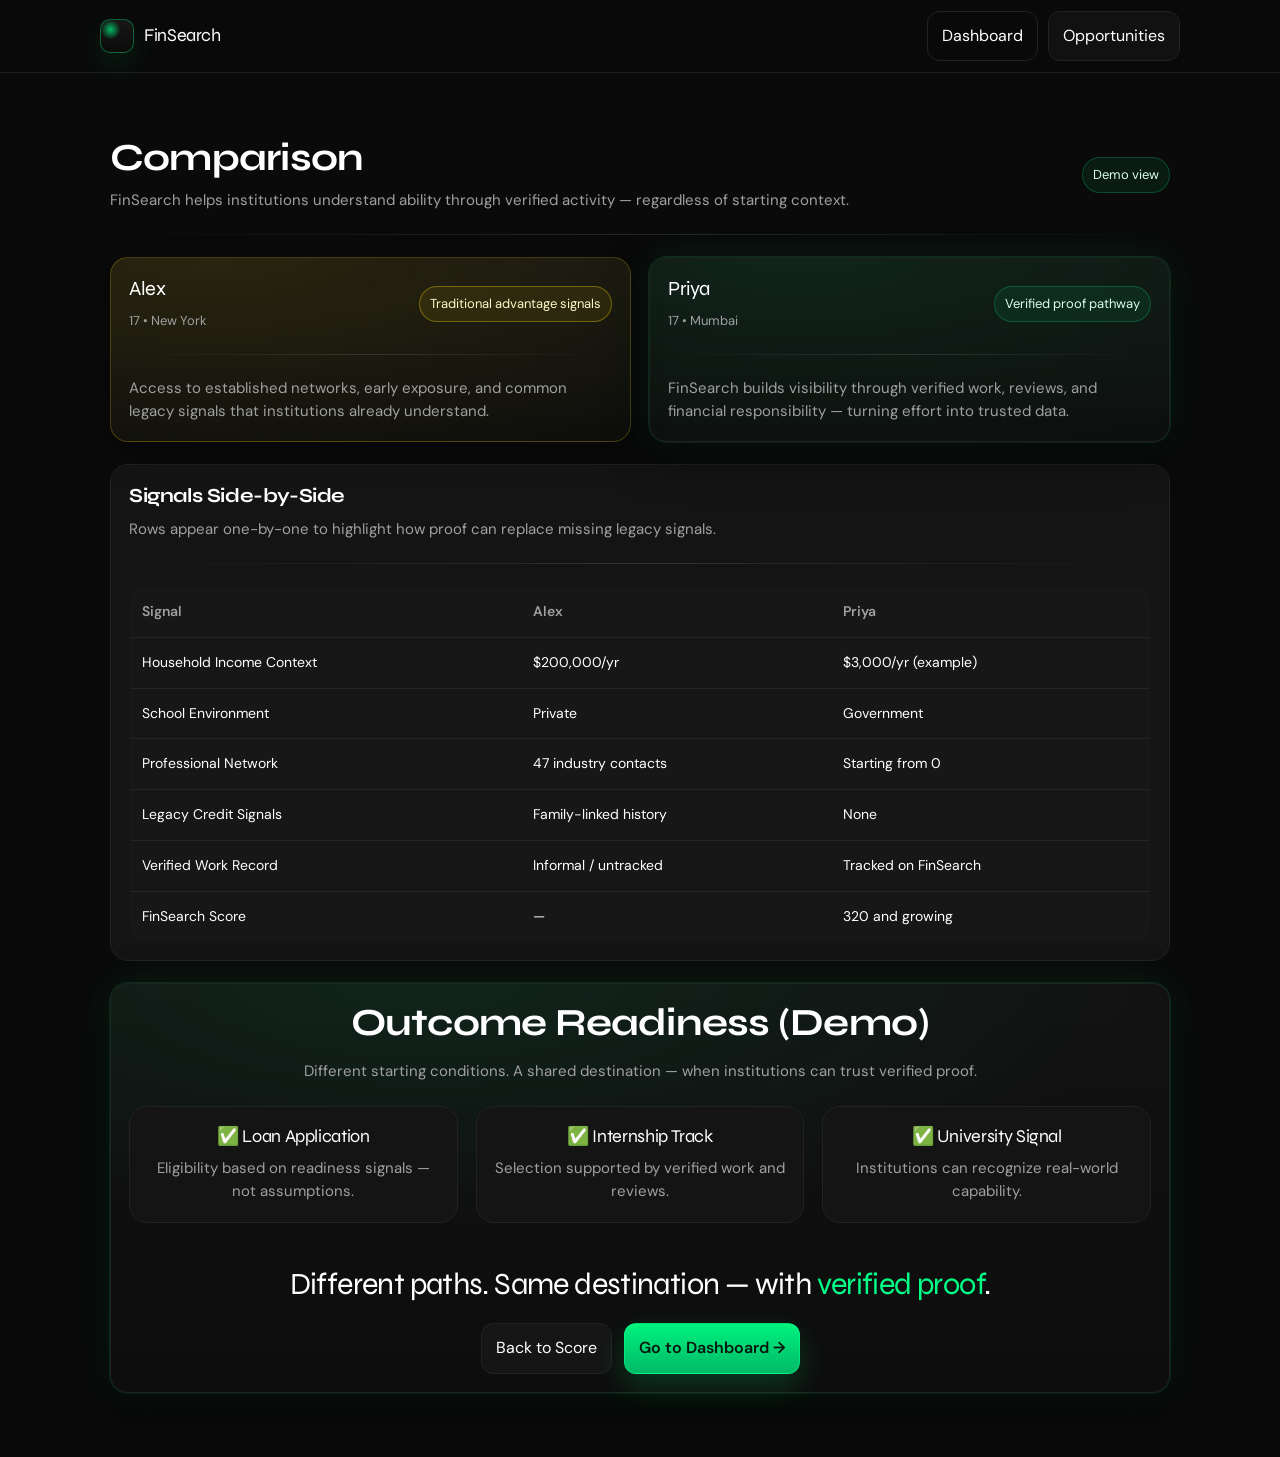
<file: pages/comparison.html>
<!DOCTYPE html>
<html lang="en">
<head>
  <meta charset="UTF-8" />
  <title>FinSearch — Comparison</title>
  <meta name="viewport" content="width=device-width, initial-scale=1.0" />

  <!-- Fonts -->
  <link href="https://fonts.googleapis.com/css2?family=Syne:wght@700;800&family=DM+Sans:wght@400;500&display=swap" rel="stylesheet">

  <!-- Global CSS -->
  <link rel="stylesheet" href="../css/style.css">
</head>

<body class="page">

  <!-- ================= NAVBAR ================= -->
  <header class="navbar">
    <div class="container inner">
      <div class="brand">
        <div class="brand-mark"></div>
        <span>FinSearch</span>
      </div>

      <div class="nav-actions">
        <a class="btn ghost" href="dashboard.html">Dashboard</a>
        <a class="btn" href="job-match.html">Opportunities</a>
      </div>
    </div>
  </header>

  <!-- ================= COMPARISON ================= -->
  <section class="section">
    <div class="container" style="max-width: 1100px;">
      <div class="space-between">
        <div>
          <h1 class="h2">Comparison</h1>
          <p class="p mt-10">
            FinSearch helps institutions understand ability through verified activity — regardless of starting context.
          </p>
        </div>
        <span class="badge">Demo view</span>
      </div>

      <div class="divider"></div>

      <!-- Split Panels -->
      <div class="grid grid-2">

        <!-- Profile A (Gold) -->
        <div class="card" style="
          border-color: rgba(255,215,0,0.22);
          background: radial-gradient(1200px 400px at 20% 0%, rgba(255,215,0,0.10), transparent 60%),
                      linear-gradient(180deg, rgba(255,255,255,0.03), rgba(255,255,255,0.01));
        ">
          <div class="space-between">
            <div>
              <div class="h3" style="font-size:20px;">Alex</div>
              <div class="small mt-10">17 • New York</div>
            </div>
            <span class="badge" style="border-color: rgba(255,215,0,0.35); background: rgba(255,215,0,0.08); color:#FFF6C7;">
              Traditional advantage signals
            </span>
          </div>

          <div class="divider"></div>

          <p class="p">
            Access to established networks, early exposure, and common legacy signals that institutions already understand.
          </p>
        </div>

        <!-- Profile B (Green) -->
        <div class="card glow">
          <div class="space-between">
            <div>
              <div class="h3" style="font-size:20px;" id="bName">Priya</div>
              <div class="small mt-10">17 • Mumbai</div>
            </div>
            <span class="badge">Verified proof pathway</span>
          </div>

          <div class="divider"></div>

          <p class="p">
            FinSearch builds visibility through verified work, reviews, and financial responsibility — turning effort into trusted data.
          </p>
        </div>

      </div>

      <!-- Comparison Table -->
      <div class="card simple mt-22">
        <h3 class="h3">Signals Side-by-Side</h3>
        <p class="p mt-10">
          Rows appear one-by-one to highlight how proof can replace missing legacy signals.
        </p>

        <div class="divider"></div>

        <table class="table" aria-label="comparison table">
          <thead>
            <tr>
              <th>Signal</th>
              <th>Alex</th>
              <th id="bCol">Priya</th>
            </tr>
          </thead>
          <tbody id="rows">
            <!-- Animated rows inserted by JS -->
          </tbody>
        </table>
      </div>

      <!-- Destinations -->
      <div class="card glow mt-22 center" style="text-align:center;">
        <h2 class="h2">Outcome Readiness (Demo)</h2>
        <p class="p mt-16">
          Different starting conditions. A shared destination — when institutions can trust verified proof.
        </p>

        <div class="grid grid-3 mt-22" style="width:100%;">
          <div class="card simple">
            <div class="h3" style="font-size:18px;">✅ Loan Application</div>
            <p class="p mt-10">Eligibility based on readiness signals — not assumptions.</p>
          </div>
          <div class="card simple">
            <div class="h3" style="font-size:18px;">✅ Internship Track</div>
            <p class="p mt-10">Selection supported by verified work and reviews.</p>
          </div>
          <div class="card simple">
            <div class="h3" style="font-size:18px;">✅ University Signal</div>
            <p class="p mt-10">Institutions can recognize real-world capability.</p>
          </div>
        </div>

        <div class="divider" style="max-width:520px;"></div>

        <p class="h2" style="margin:0; font-size: clamp(22px, 2.4vw, 34px);">
          Different paths. Same destination — with <span style="color:#00FF87;">verified proof</span>.
        </p>

        <div class="row mt-22" style="justify-content:center;">
          <a class="btn" href="score-reveal.html">Back to Score</a>
          <a class="btn primary" href="dashboard.html">Go to Dashboard →</a>
        </div>
      </div>

    </div>
  </section>

  <script>
    const user = JSON.parse(localStorage.getItem("finsearchUser")) || { name: "Priya" };
    const score = parseInt(localStorage.getItem("finsearchScore") || "320", 10);

    // Use real user name in the comparison right side
    document.getElementById("bName").textContent = user.name || "Priya";
    document.getElementById("bCol").textContent = user.name || "Priya";

    // Rows data (business-safe framing)
    const data = [
      { signal: "Household Income Context", a: "$200,000/yr", b: "$3,000/yr (example)" },
      { signal: "School Environment", a: "Private", b: "Government" },
      { signal: "Professional Network", a: "47 industry contacts", b: "Starting from 0" },
      { signal: "Legacy Credit Signals", a: "Family-linked history", b: "None" },
      { signal: "Verified Work Record", a: "Informal / untracked", b: "Tracked on FinSearch" },
      { signal: "FinSearch Score", a: "—", b: `${score} and growing` }
    ];

    // Animate rows in
    const tbody = document.getElementById("rows");
    tbody.innerHTML = "";

    data.forEach((r, i) => {
      setTimeout(() => {
        const tr = document.createElement("tr");
        tr.style.opacity = "0";
        tr.style.transform = "translateY(8px)";
        tr.style.transition = "opacity 450ms ease, transform 450ms ease";

        tr.innerHTML = `
          <td>${r.signal}</td>
          <td>${r.a}</td>
          <td>${r.b}</td>
        `;
        tbody.appendChild(tr);

        requestAnimationFrame(() => {
          tr.style.opacity = "1";
          tr.style.transform = "translateY(0px)";
        });
      }, 250 * i);
    });
  </script>

</body>
</html>
</file>
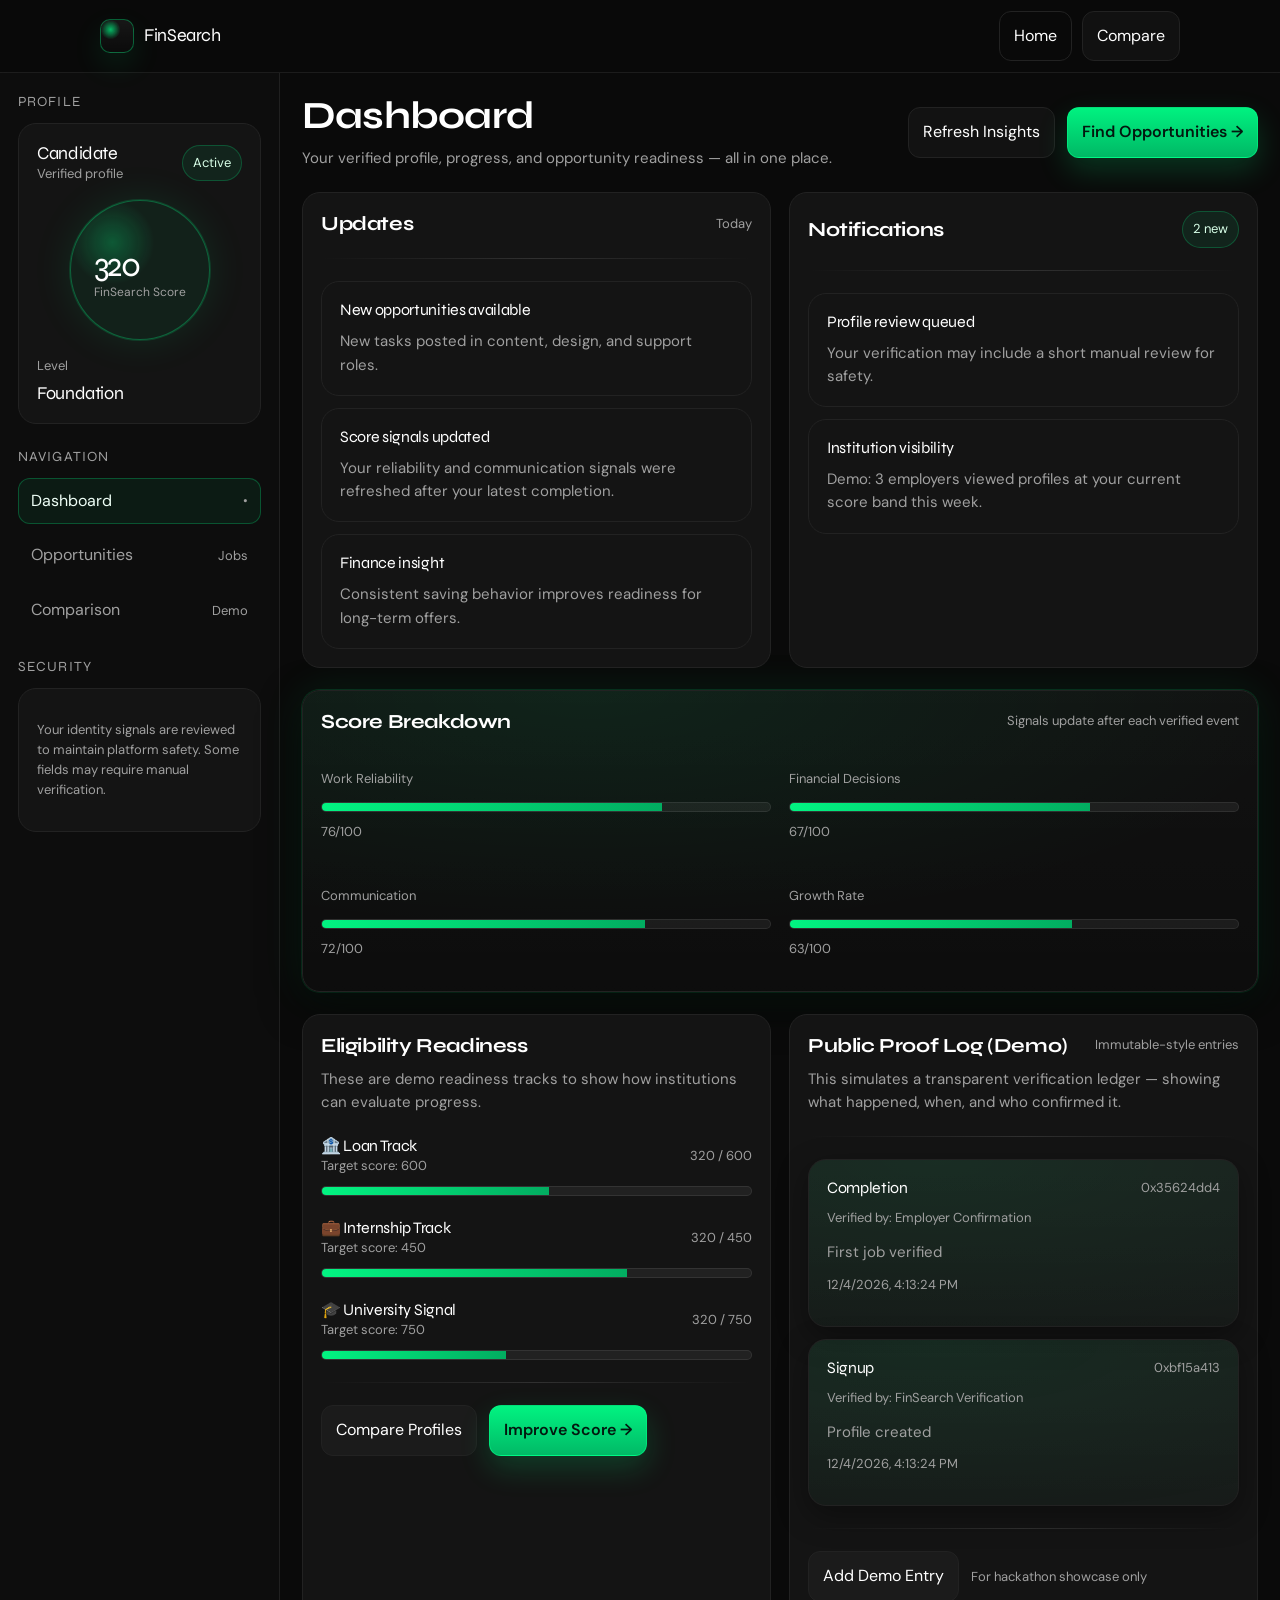
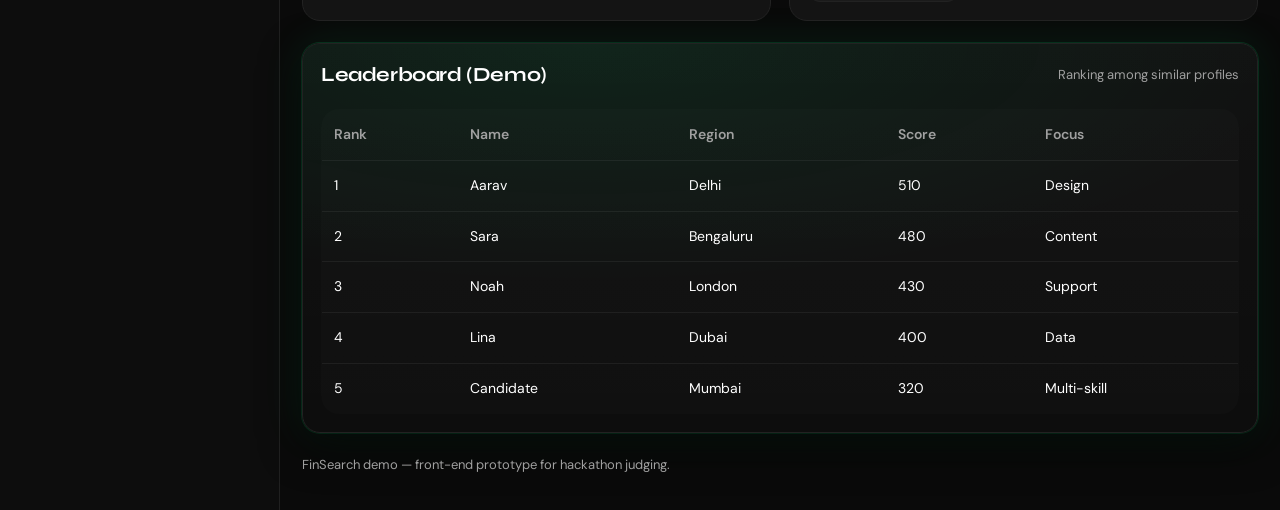
<file: pages/dashboard.html>
<!DOCTYPE html>
<html lang="en">
<head>
  <meta charset="UTF-8" />
  <title>FinSearch — Dashboard</title>
  <meta name="viewport" content="width=device-width, initial-scale=1.0" />

  <!-- Fonts -->
  <link href="https://fonts.googleapis.com/css2?family=Syne:wght@700;800&family=DM+Sans:wght@400;500&display=swap" rel="stylesheet">

  <!-- Global CSS -->
  <link rel="stylesheet" href="../css/style.css">
</head>

<body class="page">

  <!-- ================= NAVBAR ================= -->
  <header class="navbar">
    <div class="container inner">
      <div class="brand">
        <div class="brand-mark"></div>
        <span>FinSearch</span>
      </div>

      <div class="nav-actions">
        <a class="btn ghost" href="../index.html">Home</a>
        <a class="btn" href="comparison.html">Compare</a>
      </div>
    </div>
  </header>

  <!-- ================= APP SHELL ================= -->
  <div class="app">

    <!-- ========== SIDEBAR ========== -->
    <aside class="sidebar">
      <p class="side-title">Profile</p>

      <div class="card simple">
        <div class="space-between">
          <div>
            <div class="h3" style="font-size:18px;" id="userName">User</div>
            <div class="small" id="userMeta">Verified profile</div>
          </div>
          <span class="badge">Active</span>
        </div>

        <div class="center mt-16">
          <div class="score-ring">
            <div>
              <div class="val" id="scoreVal">0</div>
              <div class="lbl">FinSearch Score</div>
            </div>
          </div>
        </div>

        <div class="mt-16">
          <div class="small">Level</div>
          <div class="h3" style="font-size:18px; margin-top:6px;" id="levelText">Foundation</div>
        </div>
      </div>

      <div class="mt-22">
        <p class="side-title">Navigation</p>
        <div class="side-nav">
          <a class="side-link active" href="dashboard.html">
            <span>Dashboard</span><span class="small">•</span>
          </a>
          <a class="side-link" href="job-match.html">
            <span>Opportunities</span><span class="small">Jobs</span>
          </a>
          <a class="side-link" href="comparison.html">
            <span>Comparison</span><span class="small">Demo</span>
          </a>
        </div>
      </div>

      <div class="mt-22">
        <p class="side-title">Security</p>
        <div class="card simple">
          <p class="small">
            Your identity signals are reviewed to maintain platform safety.
            Some fields may require manual verification.
          </p>
        </div>
      </div>
    </aside>

    <!-- ========== MAIN CONTENT ========== -->
    <main class="main">
      <div class="space-between">
        <div>
          <h1 class="h2">Dashboard</h1>
          <p class="p mt-10">Your verified profile, progress, and opportunity readiness — all in one place.</p>
        </div>
        <div class="row">
          <button class="btn" id="refreshBtn">Refresh Insights</button>
          <a class="btn primary" href="job-match.html">Find Opportunities →</a>
        </div>
      </div>

      <!-- TOP GRID -->
      <div class="grid grid-2 mt-22">

        <!-- NEWS / FEED -->
        <div class="card simple">
          <div class="space-between">
            <h3 class="h3">Updates</h3>
            <span class="small">Today</span>
          </div>

          <div class="divider"></div>

          <div class="grid" style="gap:12px;" id="feed">
            <!-- Feed items inserted by JS -->
          </div>
        </div>

        <!-- NOTIFICATIONS -->
        <div class="card simple">
          <div class="space-between">
            <h3 class="h3">Notifications</h3>
            <span class="badge" id="notifCount">0 new</span>
          </div>

          <div class="divider"></div>

          <div class="grid" style="gap:12px;" id="notifs">
            <!-- Notifications inserted by JS -->
          </div>
        </div>

      </div>

      <!-- SCORE BREAKDOWN -->
      <div class="card glow mt-22">
        <div class="space-between">
          <h3 class="h3">Score Breakdown</h3>
          <span class="small">Signals update after each verified event</span>
        </div>

        <div class="grid grid-2 mt-22">
          <div>
            <p class="small">Work Reliability</p>
            <div class="progress mt-10"><span id="b1"></span></div>
            <p class="small mt-10" id="b1t">0/100</p>
          </div>

          <div>
            <p class="small">Financial Decisions</p>
            <div class="progress mt-10"><span id="b2"></span></div>
            <p class="small mt-10" id="b2t">0/100</p>
          </div>

          <div>
            <p class="small">Communication</p>
            <div class="progress mt-10"><span id="b3"></span></div>
            <p class="small mt-10" id="b3t">0/100</p>
          </div>

          <div>
            <p class="small">Growth Rate</p>
            <div class="progress mt-10"><span id="b4"></span></div>
            <p class="small mt-10" id="b4t">0/100</p>
          </div>
        </div>
      </div>

      <!-- ELIGIBILITY + PROOF LOG -->
      <div class="grid grid-2 mt-22">

        <!-- Eligibility -->
        <div class="card simple">
          <h3 class="h3">Eligibility Readiness</h3>
          <p class="p mt-10">
            These are demo readiness tracks to show how institutions can evaluate progress.
          </p>

          <div class="mt-22">
            <div class="space-between">
              <div>
                <div class="h3" style="font-size:16px;">🏦 Loan Track</div>
                <div class="small">Target score: 600</div>
              </div>
              <div class="small" id="loanText">0 / 600</div>
            </div>
            <div class="progress mt-10"><span id="loanBar"></span></div>
          </div>

          <div class="mt-22">
            <div class="space-between">
              <div>
                <div class="h3" style="font-size:16px;">💼 Internship Track</div>
                <div class="small">Target score: 450</div>
              </div>
              <div class="small" id="internText">0 / 450</div>
            </div>
            <div class="progress mt-10"><span id="internBar"></span></div>
          </div>

          <div class="mt-22">
            <div class="space-between">
              <div>
                <div class="h3" style="font-size:16px;">🎓 University Signal</div>
                <div class="small">Target score: 750</div>
              </div>
              <div class="small" id="uniText">0 / 750</div>
            </div>
            <div class="progress mt-10"><span id="uniBar"></span></div>
          </div>

          <div class="divider"></div>

          <div class="row">
            <a class="btn" href="comparison.html">Compare Profiles</a>
            <a class="btn primary" href="job-match.html">Improve Score →</a>
          </div>
        </div>

        <!-- Proof / “Chain” Log -->
        <div class="card simple">
          <div class="space-between">
            <h3 class="h3">Public Proof Log (Demo)</h3>
            <span class="small">Immutable-style entries</span>
          </div>
          <p class="p mt-10">
            This simulates a transparent verification ledger — showing what happened, when, and who confirmed it.
          </p>

          <div class="divider"></div>

          <div class="grid" style="gap:12px;" id="ledger">
            <!-- Ledger blocks inserted by JS -->
          </div>

          <div class="divider"></div>

          <div class="row">
            <button class="btn" id="addBlockBtn">Add Demo Entry</button>
            <span class="small">For hackathon showcase only</span>
          </div>
        </div>

      </div>

      <!-- LEADERBOARD PREVIEW -->
      <div class="card glow mt-22">
        <div class="space-between">
          <h3 class="h3">Leaderboard (Demo)</h3>
          <span class="small">Ranking among similar profiles</span>
        </div>

        <table class="table mt-22" aria-label="leaderboard">
          <thead>
            <tr>
              <th>Rank</th>
              <th>Name</th>
              <th>Region</th>
              <th>Score</th>
              <th>Focus</th>
            </tr>
          </thead>
          <tbody id="leaderRows">
            <!-- Rows inserted by JS -->
          </tbody>
        </table>
      </div>

      <div class="mt-22">
        <p class="small">FinSearch demo — front-end prototype for hackathon judging.</p>
      </div>

    </main>
  </div>

  <script>
    // ---------- Load core data ----------
    const user = JSON.parse(localStorage.getItem("finsearchUser")) || { name: "Candidate", dob: "", email: "" };
    const score = parseInt(localStorage.getItem("finsearchScore") || "320", 10);

    document.getElementById("userName").textContent = user.name || "User";
    document.getElementById("userMeta").textContent = user.email ? user.email : "Verified profile";
    document.getElementById("scoreVal").textContent = String(score);

    // ---------- Level system (designed for 50+ years) ----------
    // Corporate framing: "tiers" not "game levels"
    function getTier(s){
      if (s < 450) return { name: "Foundation", note: "Early verified history" };
      if (s < 600) return { name: "Momentum", note: "Consistent proof building" };
      if (s < 750) return { name: "Established", note: "Institution-ready signals" };
      if (s < 900) return { name: "Advanced", note: "High trust profile" };
      return { name: "Elite", note: "Long-term excellence" };
    }
    const tier = getTier(score);
    document.getElementById("levelText").textContent = tier.name;

    // ---------- Feed + Notifs ----------
    const feedItems = [
      { title: "New opportunities available", body: "New tasks posted in content, design, and support roles." },
      { title: "Score signals updated", body: "Your reliability and communication signals were refreshed after your latest completion." },
      { title: "Finance insight", body: "Consistent saving behavior improves readiness for long-term offers." }
    ];

    const notifItems = [
      { title: "Profile review queued", body: "Your verification may include a short manual review for safety." },
      { title: "Institution visibility", body: "Demo: 3 employers viewed profiles at your current score band this week." }
    ];

    function renderList(containerId, items){
      const el = document.getElementById(containerId);
      el.innerHTML = "";
      items.forEach(i => {
        const card = document.createElement("div");
        card.className = "card simple";
        card.innerHTML = `
          <div class="h3" style="font-size:16px;">${i.title}</div>
          <p class="p mt-10">${i.body}</p>
        `;
        el.appendChild(card);
      });
    }

    renderList("feed", feedItems);
    renderList("notifs", notifItems);
    document.getElementById("notifCount").textContent = `${notifItems.length} new`;

    // ---------- Breakdown (demo but consistent) ----------
    // Derive signal bars from score (stable, not random)
    const reliability = Math.min(95, 60 + Math.floor(score / 20));
    const finance = Math.min(92, 55 + Math.floor(score / 25));
    const communication = Math.min(94, 58 + Math.floor(score / 22));
    const growth = Math.min(90, 52 + Math.floor(score / 28));

    function setBar(id, textId, value){
      document.getElementById(id).style.width = value + "%";
      document.getElementById(textId).textContent = `${value}/100`;
    }
    setBar("b1", "b1t", reliability);
    setBar("b2", "b2t", finance);
    setBar("b3", "b3t", communication);
    setBar("b4", "b4t", growth);

    // ---------- Eligibility ----------
    function setTrack(barId, textId, s, target){
      const pct = Math.max(0, Math.min(1, s/target)) * 100;
      document.getElementById(barId).style.width = pct.toFixed(0) + "%";
      document.getElementById(textId).textContent = `${s} / ${target}`;
    }
    setTrack("loanBar", "loanText", score, 600);
    setTrack("internBar", "internText", score, 450);
    setTrack("uniBar", "uniText", score, 750);

    // ---------- Ledger (demo “chain”) ----------
    const ledgerKey = "finsearchLedger";

    function hashLike(text){
      // Simple demo hash (NOT cryptographic). Looks like an on-chain id for UI.
      let h = 0;
      for (let i=0;i<text.length;i++) h = (h * 31 + text.charCodeAt(i)) >>> 0;
      return "0x" + h.toString(16).padStart(8, "0");
    }

    function loadLedger(){
      return JSON.parse(localStorage.getItem(ledgerKey) || "null") || [
        { type: "Signup", by: "FinSearch Verification", city: "—", meta: "Profile created", ts: new Date().toISOString() },
        { type: "Completion", by: "Employer Confirmation", city: "—", meta: "First job verified", ts: new Date().toISOString() }
      ];
    }

    function saveLedger(list){
      localStorage.setItem(ledgerKey, JSON.stringify(list));
    }

    function renderLedger(){
      const list = loadLedger();
      const el = document.getElementById("ledger");
      el.innerHTML = "";

      list.slice().reverse().slice(0, 6).forEach((b, idx) => {
        const id = hashLike(b.type + b.by + b.ts + idx);
        const item = document.createElement("div");
        item.className = "card";
        item.innerHTML = `
          <div class="space-between">
            <div class="h3" style="font-size:16px;">${b.type}</div>
            <span class="small">${id}</span>
          </div>
          <p class="small mt-10">Verified by: ${b.by}</p>
          <p class="p mt-10">${b.meta}</p>
          <p class="small mt-10">${new Date(b.ts).toLocaleString()}</p>
        `;
        el.appendChild(item);
      });
    }

    renderLedger();

    document.getElementById("addBlockBtn").addEventListener("click", () => {
      const list = loadLedger();
      list.push({
        type: "Signal Update",
        by: "Automated Scoring Engine",
        city: "—",
        meta: "Score signals refreshed after recent activity",
        ts: new Date().toISOString()
      });
      saveLedger(list);
      renderLedger();
      alert("Demo entry added to Proof Log.");
    });

    // ---------- Leaderboard (demo) ----------
    const leaderboard = [
      { name: "Aarav", region: "Delhi", score: 510, focus: "Design" },
      { name: "Sara", region: "Bengaluru", score: 480, focus: "Content" },
      { name: user.name || "You", region: "Mumbai", score: score, focus: "Multi-skill" },
      { name: "Noah", region: "London", score: 430, focus: "Support" },
      { name: "Lina", region: "Dubai", score: 400, focus: "Data" }
    ].sort((a,b)=> b.score - a.score);

    const tbody = document.getElementById("leaderRows");
    tbody.innerHTML = "";
    leaderboard.forEach((p, i) => {
      const tr = document.createElement("tr");
      tr.innerHTML = `
        <td>${i+1}</td>
        <td>${p.name}</td>
        <td>${p.region}</td>
        <td>${p.score}</td>
        <td>${p.focus}</td>
      `;
      tbody.appendChild(tr);
    });

    // ---------- Refresh button ----------
    document.getElementById("refreshBtn").addEventListener("click", () => {
      alert("Insights refreshed (demo).");
    });
  </script>

</body>
</html>
</file>
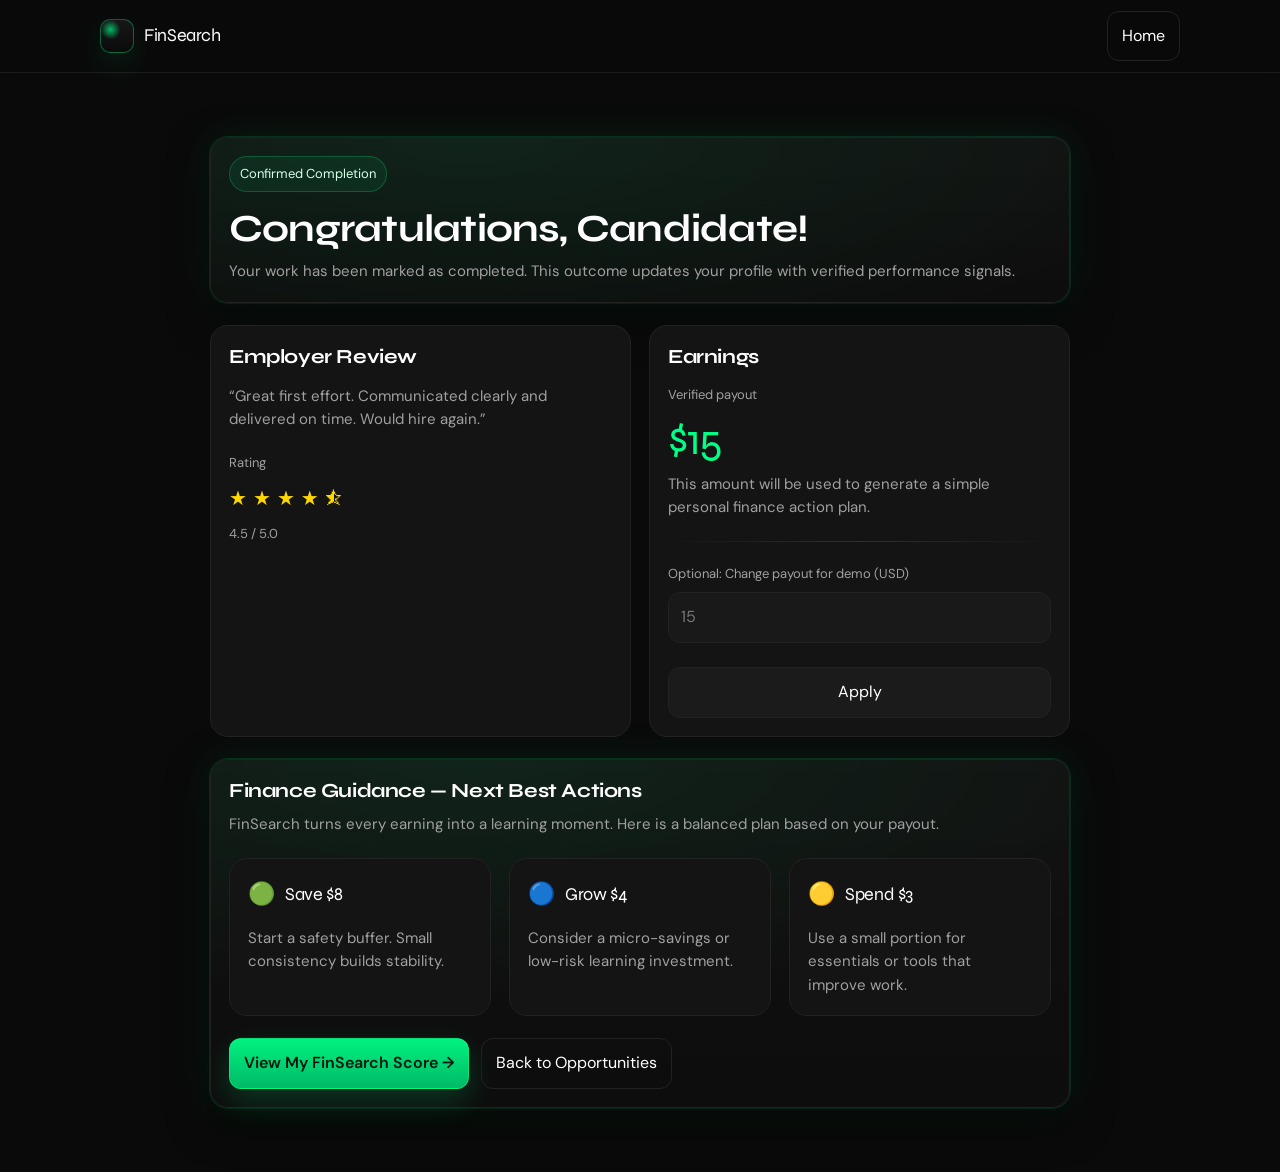
<file: pages/job-complete.html>
<!DOCTYPE html>
<html lang="en">
<head>
  <meta charset="UTF-8" />
  <title>FinSearch — Job Completed</title>
  <meta name="viewport" content="width=device-width, initial-scale=1.0" />

  <!-- Fonts -->
  <link href="https://fonts.googleapis.com/css2?family=Syne:wght@700;800&family=DM+Sans:wght@400;500&display=swap" rel="stylesheet">

  <!-- Global CSS -->
  <link rel="stylesheet" href="../css/style.css">
</head>

<body class="page">

  <!-- ================= NAVBAR ================= -->
  <header class="navbar">
    <div class="container inner">
      <div class="brand">
        <div class="brand-mark"></div>
        <span>FinSearch</span>
      </div>
      <div class="nav-actions">
        <a class="btn ghost" href="../index.html">Home</a>
      </div>
    </div>
  </header>

  <!-- ================= CONTENT ================= -->
  <section class="section">
    <div class="container" style="max-width: 900px;">

      <!-- Congrat Banner -->
      <div class="card glow">
        <span class="badge">Confirmed Completion</span>
        <h1 class="h2 mt-16" id="bannerTitle">Congratulations!</h1>
        <p class="p mt-10">
          Your work has been marked as completed. This outcome updates your profile with verified performance signals.
        </p>
      </div>

      <!-- Review + Earnings -->
      <div class="grid grid-2 mt-22">

        <!-- Employer Review -->
        <div class="card simple">
          <h3 class="h3">Employer Review</h3>
          <p class="p mt-16" id="reviewQuote">
            “Great first effort. Communicated clearly and delivered on time. Would hire again.”
          </p>

          <div class="mt-22">
            <div class="small">Rating</div>
            <div class="row mt-10" id="stars" aria-label="rating stars" style="gap:6px;">
              <!-- Stars inserted by JS -->
            </div>
            <p class="small mt-10" id="ratingText">4.5 / 5.0</p>
          </div>
        </div>

        <!-- Earnings -->
        <div class="card simple">
          <h3 class="h3">Earnings</h3>
          <p class="small mt-16">Verified payout</p>
          <div class="hero-title" style="font-size: 44px; margin-top: 8px;">
            <span style="color:#00FF87" id="earned">$15</span>
          </div>
          <p class="p mt-10">
            This amount will be used to generate a simple personal finance action plan.
          </p>

          <div class="divider"></div>

          <div class="field">
            <label class="label">Optional: Change payout for demo (USD)</label>
            <input class="input" type="number" id="earnedInput" min="1" placeholder="15" />
            <button class="btn mt-16" id="applyEarned">Apply</button>
          </div>
        </div>

      </div>

      <!-- Finance Advice -->
      <div class="card glow mt-22">
        <h3 class="h3">Finance Guidance — Next Best Actions</h3>
        <p class="p mt-10">
          FinSearch turns every earning into a learning moment. Here is a balanced plan based on your payout.
        </p>

        <div class="grid grid-3 mt-22" id="adviceGrid">
          <!-- Advice cards inserted by JS -->
        </div>

        <div class="row mt-22">
          <a class="btn primary" href="score-reveal.html">View My FinSearch Score →</a>
          <a class="btn ghost" href="job-match.html">Back to Opportunities</a>
        </div>
      </div>

    </div>
  </section>

  <script>
    // Load user
    const user = JSON.parse(localStorage.getItem("finsearchUser")) || { name: "Candidate" };

    // Set banner name
    document.getElementById("bannerTitle").innerText = `Congratulations, ${user.name}!`;

    // Default payout
    let payout = 15;

    // Star rating animation (4.5)
    const starsEl = document.getElementById("stars");
    const ratingText = document.getElementById("ratingText");
    const targetStars = 4.5;

    function renderStars(value){
      starsEl.innerHTML = "";
      const full = Math.floor(value);
      const half = value % 1 !== 0;

      for(let i=0;i<full;i++){
        const s = document.createElement("span");
        s.textContent = "★";
        s.style.color = "#FFD700";
        s.style.fontSize = "20px";
        starsEl.appendChild(s);
      }

      if(half){
        const s = document.createElement("span");
        s.textContent = "⯪"; // simple half-star look
        s.style.color = "#FFD700";
        s.style.fontSize = "18px";
        starsEl.appendChild(s);
      }

      const remaining = 5 - full - (half ? 1 : 0);
      for(let i=0;i<remaining;i++){
        const s = document.createElement("span");
        s.textContent = "☆";
        s.style.color = "#444";
        s.style.fontSize = "20px";
        starsEl.appendChild(s);
      }

      ratingText.textContent = `${value.toFixed(1)} / 5.0`;
    }

    // Animate stars one-by-one
    let shown = 0;
    const interval = setInterval(() => {
      shown += 1;
      if (shown <= 4) renderStars(shown);
      if (shown === 5) { renderStars(targetStars); clearInterval(interval); }
    }, 220);

    // Finance advice calculation (simple split)
    function buildAdvice(amount){
      const save = Math.round(amount * 0.55);
      const invest = Math.round(amount * 0.25);
      const spend = Math.max(0, amount - save - invest);

      return [
        { icon: "🟢", title: `Save $${save}`, body: "Start a safety buffer. Small consistency builds stability." },
        { icon: "🔵", title: `Grow $${invest}`, body: "Consider a micro-savings or low-risk learning investment." },
        { icon: "🟡", title: `Spend $${spend}`, body: "Use a small portion for essentials or tools that improve work." }
      ];
    }

    function renderAdvice(amount){
      const grid = document.getElementById("adviceGrid");
      grid.innerHTML = "";
      const items = buildAdvice(amount);

      items.forEach(item => {
        const card = document.createElement("div");
        card.className = "card simple anim-fadeUp";
        card.innerHTML = `
          <div class="row" style="gap:10px;">
            <div style="font-size:22px">${item.icon}</div>
            <div class="h3" style="font-size:18px">${item.title}</div>
          </div>
          <p class="p mt-16">${item.body}</p>
        `;
        grid.appendChild(card);
      });

      // Store payout for later pages (score + dashboard)
      localStorage.setItem("finsearchPayout", String(amount));
    }

    // Initial render
    document.getElementById("earned").textContent = `$${payout}`;
    renderAdvice(payout);

    // Optional apply payout
    document.getElementById("applyEarned").addEventListener("click", () => {
      const v = parseInt(document.getElementById("earnedInput").value, 10);
      if (!v || v < 1) {
        alert("Enter a valid payout amount (minimum 1).");
        return;
      }
      payout = v;
      document.getElementById("earned").textContent = `$${payout}`;
      renderAdvice(payout);
    });
  </script>

</body>
</html>
</file>
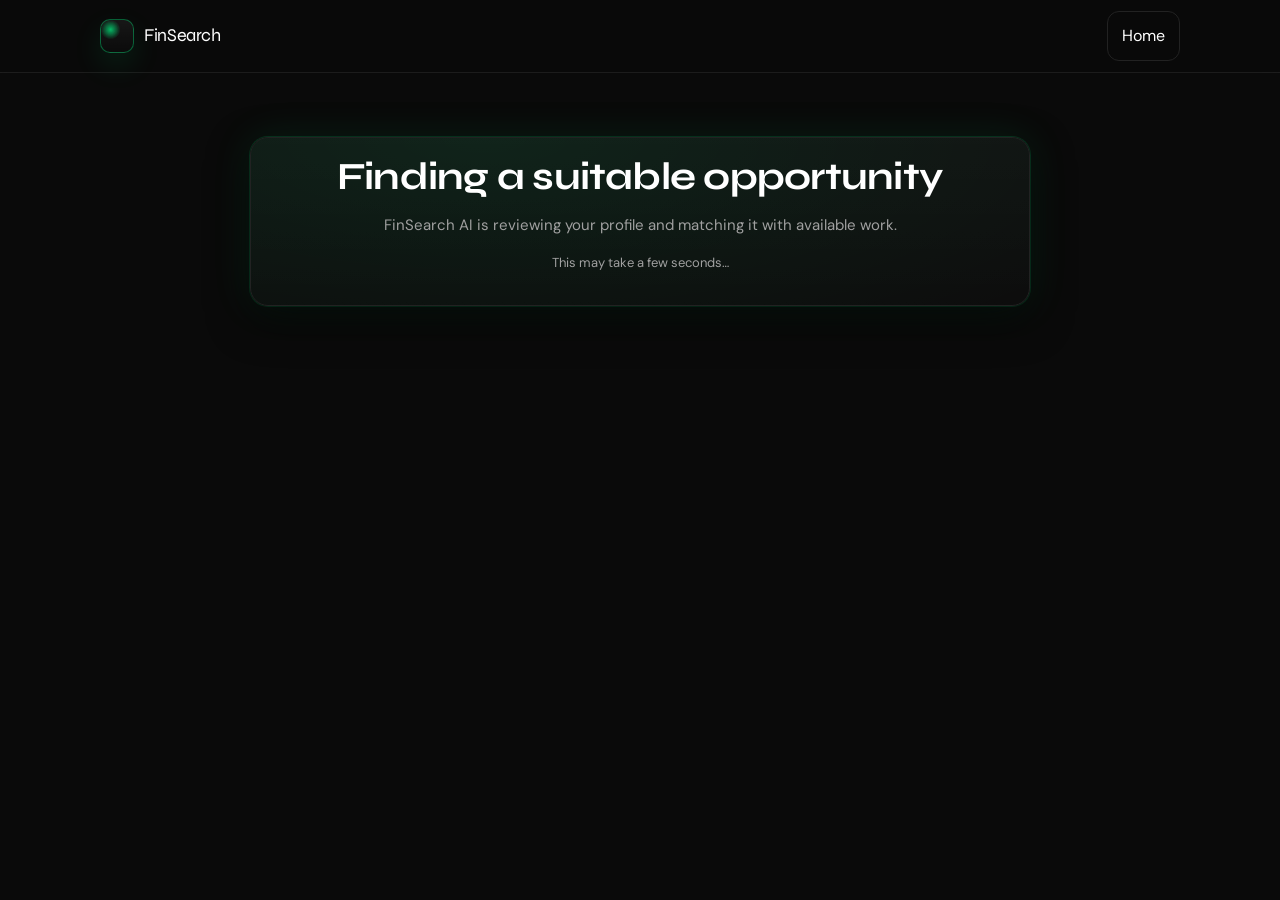
<file: pages/job-match.html>
<!DOCTYPE html>
<html lang="en">
<head>
  <meta charset="UTF-8" />
  <title>FinSearch — Opportunity Match</title>
  <meta name="viewport" content="width=device-width, initial-scale=1.0" />

  <!-- Fonts -->
  <link href="https://fonts.googleapis.com/css2?family=Syne:wght@700;800&family=DM+Sans:wght@400;500&display=swap" rel="stylesheet">

  <!-- Global CSS -->
  <link rel="stylesheet" href="../css/style.css">
</head>

<body class="page">

  <!-- ================= NAVBAR ================= -->
  <header class="navbar">
    <div class="container inner">
      <div class="brand">
        <div class="brand-mark"></div>
        <span>FinSearch</span>
      </div>
      <div class="nav-actions">
        <a class="btn ghost" href="../index.html">Home</a>
      </div>
    </div>
  </header>

  <!-- ================= MATCHING ================= -->
  <section class="section center">
    <div class="container" style="max-width:820px">

      <!-- Loading -->
      <div id="loading" class="card glow center">
        <h2 class="h2">Finding a suitable opportunity</h2>
        <p class="p mt-16">
          FinSearch AI is reviewing your profile and matching it with available work.
        </p>
        <p class="small mt-16">This may take a few seconds…</p>
      </div>

      <!-- Result -->
      <div id="result" class="hidden">

        <!-- Job Card -->
        <div class="card glow anim-pop">
          <span class="badge">Matched Opportunity</span>

          <h2 class="h2 mt-16" id="jobTitle"></h2>
          <p class="p mt-10" id="jobCompany"></p>

          <div class="grid grid-3 mt-22">
            <div class="stat">
              <div class="num" id="jobPay"></div>
              <div class="cap">Payment</div>
            </div>
            <div class="stat">
              <div class="num" id="jobTime"></div>
              <div class="cap">Time Required</div>
            </div>
            <div class="stat">
              <div class="num">Beginner</div>
              <div class="cap">Difficulty</div>
            </div>
          </div>
        </div>

        <!-- Proposal -->
        <div class="card simple mt-22 anim-fadeUp">
          <h3 class="h3">Suggested Proposal (AI Generated)</h3>

          <p class="small mt-10" id="proposalStatus">Generating a professional proposal…</p>
          <p class="p mt-16" id="proposalText"></p>

          <div class="row mt-22">
            <button class="btn primary" id="sendBtn" disabled>Send Proposal</button>
            <button class="btn" id="anotherBtn">View Another</button>
          </div>

          <p class="small mt-16" id="proposalHint">
            Tip: Keep the Ollama server running on port 3001 for real AI proposals.
          </p>
        </div>

      </div>
    </div>
  </section>

  <!-- ================= SCRIPT ================= -->
  <script>
    const user = JSON.parse(localStorage.getItem("finsearchUser")) || { name: "Candidate", email: "" };

    const jobs = [
      { title: "Content Assistant",       company: "BrightCart Online",      pay: "$15", time: "2–3 hours" },
      { title: "Junior Design Support",   company: "LocalCraft Studio",      pay: "$20", time: "3–4 hours" },
      { title: "Data Entry Assistant",    company: "Urban Market Research",  pay: "$18", time: "2 hours" },
      { title: "Website Maintenance Task",company: "SmallTech Solutions",    pay: "$25", time: "4 hours" }
    ];

    let selectedJob = jobs[Math.floor(Math.random() * jobs.length)];

    const proposalTextEl = document.getElementById("proposalText");
    const proposalStatusEl = document.getElementById("proposalStatus");
    const sendBtn = document.getElementById("sendBtn");

    async function generateProposalWithOllama({ name, role, company, pay, time }) {
      // Calls our local Node server (server.js) which calls Ollama on 11434
      const res = await fetch("http://localhost:3001/proposal", {
        method: "POST",
        headers: { "Content-Type": "application/json" },
        body: JSON.stringify({ name, role, company, pay, time })
      });

      if (!res.ok) {
        const msg = await res.text();
        throw new Error(msg || "Proposal generation failed");
      }

      const data = await res.json();
      return data.text;
    }

    function fallbackProposal({ name, role, company }) {
      return `Hi,

My name is ${name}. I’m interested in the ${role} opportunity with ${company}.

I can deliver within the expected timeline, communicate clearly, and share progress updates until completion. I’m focused on quality and reliability, and I’d appreciate the chance to contribute.

Kind regards,
${name}`;
    }

    async function render() {
      // Simulate AI matching delay
      setTimeout(async () => {
        document.getElementById("loading").classList.add("hidden");
        document.getElementById("result").classList.remove("hidden");

        document.getElementById("jobTitle").innerText = selectedJob.title;
        document.getElementById("jobCompany").innerText = selectedJob.company;
        document.getElementById("jobPay").innerText = selectedJob.pay;
        document.getElementById("jobTime").innerText = selectedJob.time;

        // Generate proposal
        proposalTextEl.textContent = "";
        proposalStatusEl.textContent = "Generating a professional proposal…";
        sendBtn.disabled = true;

        try {
          const text = await generateProposalWithOllama({
            name: user.name || "Candidate",
            role: selectedJob.title,
            company: selectedJob.company,
            pay: selectedJob.pay,
            time: selectedJob.time
          });

          proposalTextEl.textContent = text.trim();
          proposalStatusEl.textContent = "Proposal generated successfully.";
          sendBtn.disabled = false;

        } catch (err) {
          // If server not running, show a clean fallback (demo still works)
          proposalTextEl.textContent = fallbackProposal({
            name: user.name || "Candidate",
            role: selectedJob.title,
            company: selectedJob.company
          });

          proposalStatusEl.textContent =
            "AI server not reachable — using fallback proposal (start Ollama server for real AI).";
          sendBtn.disabled = false;
        }

      }, 3000);
    }

    // Buttons
    document.getElementById("sendBtn").addEventListener("click", () => {
      alert("Proposal sent successfully. You will be notified with the outcome.");
      window.location.href = "job-complete.html";
    });

    document.getElementById("anotherBtn").addEventListener("click", () => {
      location.reload();
    });

    // Start
    render();
  </script>

</body>
</html>
</file>
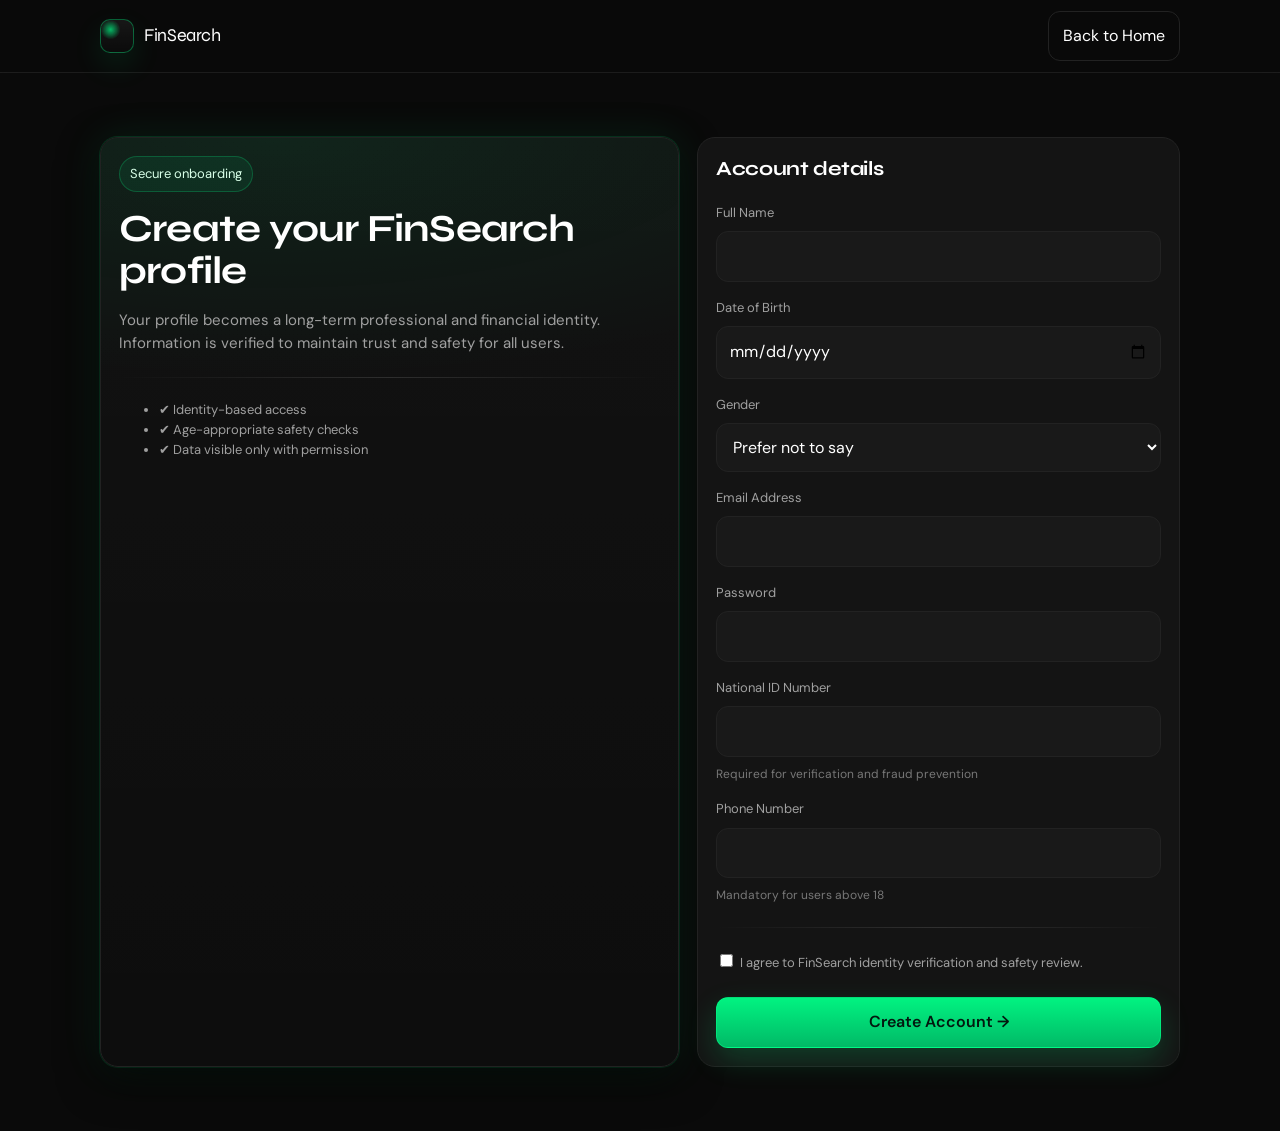
<file: pages/onboarding.html>
<!DOCTYPE html>
<html lang="en">
<head>
  <meta charset="UTF-8" />
  <title>FinSearch — Create Your Account</title>
  <meta name="viewport" content="width=device-width, initial-scale=1.0" />

  <!-- Fonts -->
  <link href="https://fonts.googleapis.com/css2?family=Syne:wght@700;800&family=DM+Sans:wght@400;500&display=swap" rel="stylesheet">

  <!-- Global CSS -->
  <link rel="stylesheet" href="../css/style.css">
</head>

<body class="page">

  <!-- ================= NAVBAR ================= -->
  <header class="navbar">
    <div class="container inner">
      <div class="brand">
        <div class="brand-mark"></div>
        <span>FinSearch</span>
      </div>
      <div class="nav-actions">
        <a class="btn ghost" href="../index.html">Back to Home</a>
      </div>
    </div>
  </header>

  <!-- ================= ONBOARDING ================= -->
  <section class="section center">
    <div class="container auth-shell">

      <!-- LEFT INFO -->
      <div class="card glow">
        <span class="badge">Secure onboarding</span>
        <h1 class="h2 mt-16">Create your FinSearch profile</h1>
        <p class="p mt-16">
          Your profile becomes a long-term professional and financial identity.
          Information is verified to maintain trust and safety for all users.
        </p>

        <div class="divider"></div>

        <ul class="small">
          <li>✔ Identity-based access</li>
          <li>✔ Age-appropriate safety checks</li>
          <li>✔ Data visible only with permission</li>
        </ul>
      </div>

      <!-- RIGHT FORM -->
      <div class="card simple">
        <h3 class="h3">Account details</h3>

        <form id="signupForm" class="mt-22">

          <div class="field">
            <label class="label">Full Name</label>
            <input class="input" type="text" id="name" required />
          </div>

          <div class="field mt-16">
            <label class="label">Date of Birth</label>
            <input class="input" type="date" id="dob" required />
          </div>

          <div class="field mt-16">
            <label class="label">Gender</label>
            <select class="select" id="gender">
              <option value="">Prefer not to say</option>
              <option>Female</option>
              <option>Male</option>
              <option>Non-binary</option>
            </select>
          </div>

          <div class="field mt-16">
            <label class="label">Email Address</label>
            <input class="input" type="email" id="email" required />
          </div>

          <div class="field mt-16">
            <label class="label">Password</label>
            <input class="input" type="password" id="password" required />
          </div>

          <div class="field mt-16">
            <label class="label">National ID Number</label>
            <input class="input" type="text" id="nid" required />
            <span class="helper">Required for verification and fraud prevention</span>
          </div>

          <div class="field mt-16">
            <label class="label">Phone Number</label>
            <input class="input" type="tel" id="phone" />
            <span class="helper">Mandatory for users above 18</span>
          </div>

          <div class="divider"></div>

          <div class="field">
            <label>
              <input type="checkbox" id="agree" required />
              <span class="small">
                I agree to FinSearch identity verification and safety review.
              </span>
            </label>
          </div>

          <button type="submit" class="btn primary block mt-22">
            Create Account →
          </button>

        </form>
      </div>
    </div>
  </section>

  <!-- ================= SCRIPT ================= -->
  <script>
    // Basic onboarding demo logic
    document.getElementById("signupForm").addEventListener("submit", function(e){
      e.preventDefault();

      const user = {
        name: document.getElementById("name").value,
        dob: document.getElementById("dob").value,
        gender: document.getElementById("gender").value,
        email: document.getElementById("email").value
      };

      localStorage.setItem("finsearchUser", JSON.stringify(user));

      // Move to job matching demo
      window.location.href = "job-match.html";
    });
  </script>

</body>
</html>
</file>
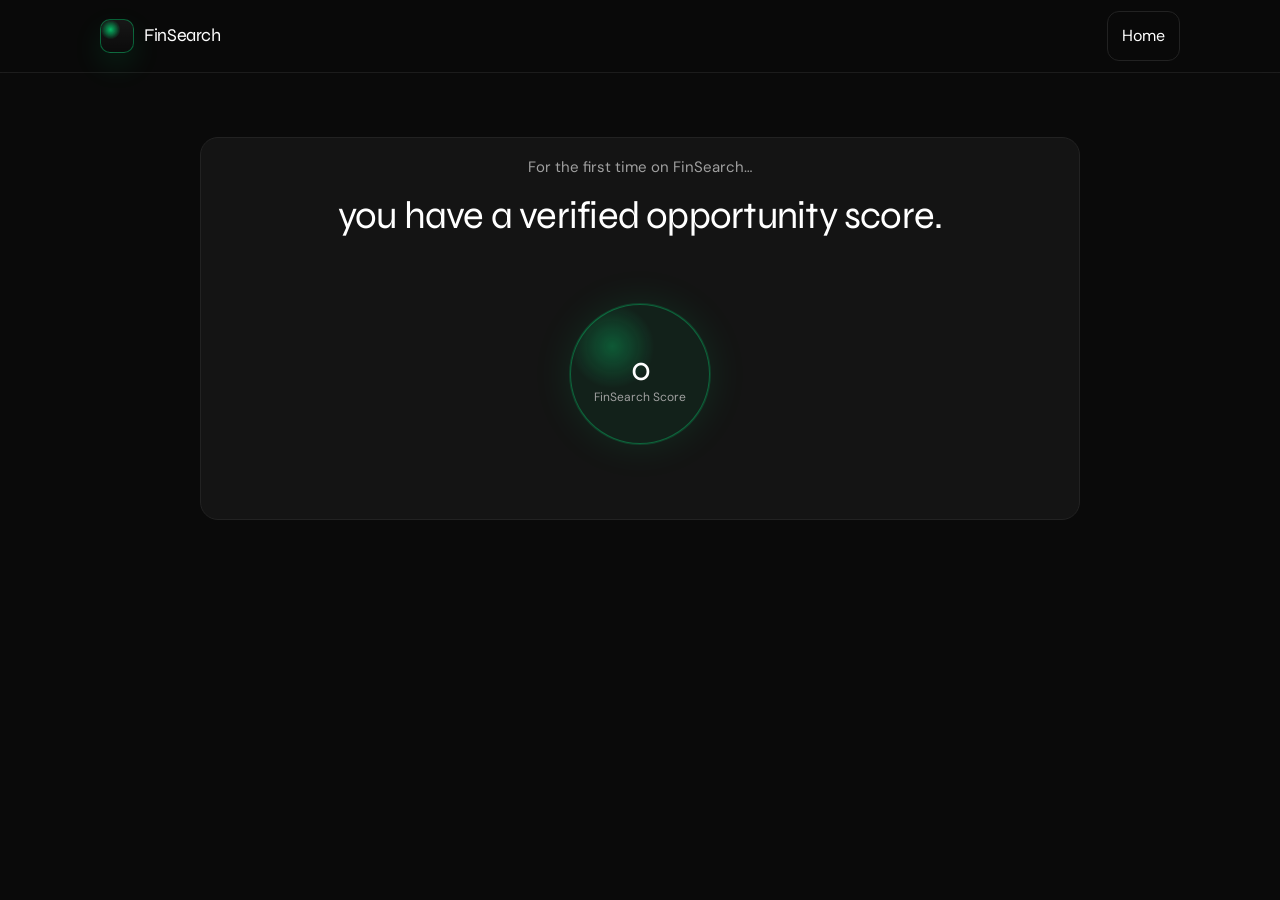
<file: pages/score-reveal.html>
<!DOCTYPE html>
<html lang="en">
<head>
  <meta charset="UTF-8" />
  <title>FinSearch — Your Score</title>
  <meta name="viewport" content="width=device-width, initial-scale=1.0" />

  <!-- Fonts -->
  <link href="https://fonts.googleapis.com/css2?family=Syne:wght@700;800&family=DM+Sans:wght@400;500&display=swap" rel="stylesheet">

  <!-- Global CSS -->
  <link rel="stylesheet" href="../css/style.css">
</head>

<body class="page">

  <!-- ================= NAVBAR ================= -->
  <header class="navbar">
    <div class="container inner">
      <div class="brand">
        <div class="brand-mark"></div>
        <span>FinSearch</span>
      </div>
      <div class="nav-actions">
        <a class="btn ghost" href="../index.html">Home</a>
      </div>
    </div>
  </header>

  <!-- ================= SCORE REVEAL ================= -->
  <section class="section center">
    <div class="container" style="max-width: 920px;">

      <!-- Intro text (reveals in sequence) -->
      <div class="card simple center" style="text-align:center;">
        <p class="p" id="line1" style="opacity:0; transition: opacity 700ms ease;">For the first time on FinSearch…</p>
        <p class="h2 mt-16" id="line2" style="opacity:0; transition: opacity 700ms ease;">
          you have a verified opportunity score.
        </p>
        <div class="divider" style="max-width:520px;"></div>

        <!-- Score ring -->
        <div class="center mt-22" style="gap:14px;">
          <div class="score-ring anim-pop" aria-label="FinSearch Score">
            <div>
              <div class="val" id="scoreVal">0</div>
              <div class="lbl">FinSearch Score</div>
            </div>
          </div>

          <div class="small" id="levelText" style="opacity:0; transition: opacity 600ms ease;">
            Level 1 — Foundation
          </div>
        </div>

        <div class="row mt-22" style="justify-content:center;">
          <button class="btn primary hidden" id="goBtn">Go to Dashboard →</button>
        </div>
      </div>

      <!-- Unlocks -->
      <div class="grid grid-3 mt-22 hidden" id="unlocks">

        <div class="card simple">
          <div class="space-between">
            <div>
              <div class="h3" style="font-size:18px;">🏦 Loan Readiness</div>
              <div class="small mt-10">Target: 600+</div>
            </div>
            <span class="badge">Locked</span>
          </div>

          <div class="mt-16 progress">
            <span id="p1"></span>
          </div>
          <p class="small mt-10" id="t1">0 / 600</p>
        </div>

        <div class="card simple">
          <div class="space-between">
            <div>
              <div class="h3" style="font-size:18px;">💼 Internship Track</div>
              <div class="small mt-10">Target: 450+</div>
            </div>
            <span class="badge">Locked</span>
          </div>

          <div class="mt-16 progress">
            <span id="p2"></span>
          </div>
          <p class="small mt-10" id="t2">0 / 450</p>
        </div>

        <div class="card simple">
          <div class="space-between">
            <div>
              <div class="h3" style="font-size:18px;">🎓 University Signal</div>
              <div class="small mt-10">Target: 750+</div>
            </div>
            <span class="badge">Locked</span>
          </div>

          <div class="mt-16 progress">
            <span id="p3"></span>
          </div>
          <p class="small mt-10" id="t3">0 / 750</p>
        </div>

      </div>

    </div>
  </section>

  <script>
    // ---- Get stored data
    const user = JSON.parse(localStorage.getItem("finsearchUser")) || { name: "Candidate" };
    const payout = parseInt(localStorage.getItem("finsearchPayout") || "15", 10);

    // ---- Score logic (demo, but consistent)
    // Base score + payout influence (kept realistic)
    const base = 280;
    const bonus = Math.min(80, Math.floor(payout * 2)); // capped
    const targetScore = base + bonus; // ex: 15 => 310
    localStorage.setItem("finsearchScore", String(targetScore));

    // ---- Reveal timing
    const line1 = document.getElementById("line1");
    const line2 = document.getElementById("line2");
    const levelText = document.getElementById("levelText");
    const unlocks = document.getElementById("unlocks");
    const goBtn = document.getElementById("goBtn");

    setTimeout(() => line1.style.opacity = 1, 250);
    setTimeout(() => line2.style.opacity = 1, 950);

    // ---- Animate score
    function animateNumber(el, from, to, duration){
      const start = performance.now();
      function tick(now){
        const t = Math.min(1, (now - start) / duration);
        const val = Math.floor(from + (to - from) * t);
        el.textContent = val.toString();
        if (t < 1) requestAnimationFrame(tick);
      }
      requestAnimationFrame(tick);
    }

    // Start score after intro
    setTimeout(() => {
      animateNumber(document.getElementById("scoreVal"), 0, targetScore, 1400);
    }, 1700);

    // Show level text + unlocks
    setTimeout(() => {
      levelText.style.opacity = 1;
      unlocks.classList.remove("hidden");
      renderProgress(targetScore);
    }, 3200);

    // Show button
    setTimeout(() => {
      goBtn.classList.remove("hidden");
    }, 3800);

    // Button action
    goBtn.addEventListener("click", () => {
      window.location.href = "dashboard.html";
    });

    // ---- Progress helpers
    function clamp01(x){ return Math.max(0, Math.min(1, x)); }

    function setProgress(barId, textId, score, target){
      const pct = clamp01(score / target) * 100;
      document.getElementById(barId).style.width = pct.toFixed(0) + "%";
      document.getElementById(textId).textContent = `${score} / ${target}`;
    }

    function renderProgress(score){
      setProgress("p1", "t1", score, 600);
      setProgress("p2", "t2", score, 450);
      setProgress("p3", "t3", score, 750);
    }
  </script>

</body>
</html>
</file>
<file: css/style.css>
/* =========================================================
   FinSearch — Global Styles (Corporate, Sleek, Consistent)
   Theme: Dark + Emerald accent (trust + modern fintech)
   Fonts: Syne (display) + DM Sans (body)
   ========================================================= */

/* ---------- CSS Reset (modern minimal) ---------- */
*,
*::before,
*::after { box-sizing: border-box; }

html, body { height: 100%; }

body {
  margin: 0;
  font-family: "DM Sans", system-ui, -apple-system, Segoe UI, Roboto, Arial, sans-serif;
  background: #0A0A0A;
  color: #FFFFFF;
  line-height: 1.55;
  -webkit-font-smoothing: antialiased;
  -moz-osx-font-smoothing: grayscale;
}

img { max-width: 100%; display: block; }
a { color: inherit; text-decoration: none; }
button, input, select, textarea { font: inherit; color: inherit; }
::selection { background: rgba(0, 255, 135, 0.25); }

/* ---------- Design Tokens ---------- */
:root{
  /* Colors */
  --bg: #0A0A0A;
  --card: #141414;
  --card-2: #101010;
  --border: #222222;

  --text: #FFFFFF;
  --muted: #A0A0A0;
  --muted-2: #777777;

  --primary: #00FF87;     /* Emerald accent */
  --secondary: #FFD700;   /* Gold accent */
  --danger: #FF4D4D;
  --ok: #39FF88;

  /* Effects */
  --shadow: 0 14px 40px rgba(0,0,0,0.55);
  --shadow-soft: 0 10px 30px rgba(0,0,0,0.35);
  --glow: 0 0 0 1px rgba(0,255,135,0.15), 0 0 40px rgba(0,255,135,0.10);

  /* Radius + Spacing */
  --r-lg: 18px;
  --r-md: 14px;
  --r-sm: 10px;

  --container: 1120px;

  /* Typography */
  --display: "Syne", system-ui, -apple-system, Segoe UI, Roboto, Arial, sans-serif;
}

/* ---------- Layout Helpers ---------- */
.container{
  width: 100%;
  max-width: var(--container);
  margin: 0 auto;
  padding: 0 20px;
}

.page{
  min-height: 100vh;
  display: flex;
  flex-direction: column;
}

.section{ padding: 64px 0; }

.grid{
  display: grid;
  gap: 18px;
}

.grid-2{ grid-template-columns: repeat(2, minmax(0, 1fr)); }
.grid-3{ grid-template-columns: repeat(3, minmax(0, 1fr)); }

@media (max-width: 900px){
  .grid-2, .grid-3{ grid-template-columns: 1fr; }
  .section{ padding: 44px 0; }
}

/* ---------- Typography ---------- */
.h1, .h2, .h3{
  font-family: var(--display);
  letter-spacing: -0.02em;
  margin: 0;
}

.h1{ font-size: clamp(34px, 4vw, 58px); line-height: 1.05; }
.h2{ font-size: clamp(26px, 3vw, 40px); line-height: 1.1; }
.h3{ font-size: 20px; line-height: 1.25; }

.p{ margin: 0; color: var(--muted); font-size: 15px; }
.small{ font-size: 13px; color: var(--muted); }

.kicker{
  display: inline-flex;
  align-items: center;
  gap: 8px;
  font-size: 13px;
  color: var(--muted);
  letter-spacing: 0.06em;
  text-transform: uppercase;
}

.divider{
  height: 1px;
  background: linear-gradient(90deg, transparent, rgba(255,255,255,0.12), transparent);
  margin: 22px 0;
}

/* ---------- Surfaces ---------- */
.card{
  background: radial-gradient(1200px 400px at 30% 0%, rgba(0,255,135,0.08), transparent 60%),
              linear-gradient(180deg, rgba(255,255,255,0.03), rgba(255,255,255,0.01));
  border: 1px solid var(--border);
  border-radius: var(--r-lg);
  padding: 18px;
  box-shadow: var(--shadow-soft);
}

.card.simple{
  background: var(--card);
  box-shadow: none;
}

.card.glow{
  box-shadow: var(--shadow), var(--glow);
}

.badge{
  display: inline-flex;
  align-items: center;
  gap: 8px;
  padding: 7px 10px;
  border: 1px solid rgba(0,255,135,0.22);
  background: rgba(0,255,135,0.07);
  border-radius: 999px;
  font-size: 13px;
  color: #D8FFE8;
}

.tag{
  display: inline-flex;
  align-items: center;
  padding: 8px 10px;
  border: 1px solid var(--border);
  border-radius: 999px;
  background: rgba(255,255,255,0.02);
  color: var(--muted);
  font-size: 13px;
  cursor: pointer;
  user-select: none;
  transition: transform 120ms ease, border-color 120ms ease;
}
.tag:hover{ transform: translateY(-1px); border-color: rgba(0,255,135,0.35); }
.tag.active{
  border-color: rgba(0,255,135,0.55);
  background: rgba(0,255,135,0.10);
  color: #EFFFF7;
}

/* ---------- Buttons ---------- */
.btn{
  display: inline-flex;
  align-items: center;
  justify-content: center;
  gap: 10px;
  padding: 12px 14px;
  border-radius: 12px;
  border: 1px solid var(--border);
  background: rgba(255,255,255,0.03);
  color: var(--text);
  cursor: pointer;
  transition: transform 120ms ease, border-color 120ms ease, background 120ms ease, box-shadow 120ms ease;
  user-select: none;
}

.btn:hover{
  transform: translateY(-1px);
  border-color: rgba(255,255,255,0.18);
}

.btn:active{ transform: translateY(0px); }

.btn.primary{
  background: linear-gradient(180deg, rgba(0,255,135,0.95), rgba(0,200,110,0.92));
  color: #03180F;
  border-color: rgba(0,255,135,0.55);
  box-shadow: 0 12px 30px rgba(0,255,135,0.18);
  font-weight: 600;
}

.btn.primary:hover{
  border-color: rgba(0,255,135,0.9);
  box-shadow: 0 14px 38px rgba(0,255,135,0.22);
}

.btn.ghost{
  background: transparent;
}

.btn.gold{
  background: linear-gradient(180deg, rgba(255,215,0,0.92), rgba(190,150,0,0.92));
  color: #120F03;
  border-color: rgba(255,215,0,0.5);
  font-weight: 700;
}

.btn.block{ width: 100%; }

/* ---------- Forms ---------- */
.field{
  display: grid;
  gap: 8px;
}

.label{
  font-size: 13px;
  color: var(--muted);
}

.input, .select, .textarea{
  width: 100%;
  background: rgba(255,255,255,0.02);
  border: 1px solid var(--border);
  border-radius: 12px;
  padding: 12px 12px;
  outline: none;
  transition: border-color 120ms ease, box-shadow 120ms ease;
}

.textarea{ min-height: 110px; resize: vertical; }

.input:focus, .select:focus, .textarea:focus{
  border-color: rgba(0,255,135,0.55);
  box-shadow: 0 0 0 4px rgba(0,255,135,0.10);
}

.helper{
  font-size: 12px;
  color: var(--muted-2);
}

.hr{
  height: 1px;
  background: rgba(255,255,255,0.08);
  margin: 18px 0;
}

/* ---------- Navbar ---------- */
.navbar{
  position: sticky;
  top: 0;
  z-index: 40;
  backdrop-filter: blur(10px);
  background: rgba(10,10,10,0.65);
  border-bottom: 1px solid rgba(255,255,255,0.08);
}

.navbar .inner{
  height: 72px;
  display: flex;
  align-items: center;
  justify-content: space-between;
}

.brand{
  display: flex;
  align-items: center;
  gap: 10px;
  font-family: var(--display);
  letter-spacing: -0.02em;
  font-size: 18px;
}

.brand-mark{
  width: 34px;
  height: 34px;
  border-radius: 10px;
  border: 1px solid rgba(0,255,135,0.35);
  background:
    radial-gradient(14px 14px at 30% 30%, rgba(0,255,135,0.7), transparent 70%),
    linear-gradient(180deg, rgba(255,255,255,0.06), rgba(255,255,255,0.01));
  box-shadow: 0 12px 30px rgba(0,255,135,0.10);
}

.navlinks{
  display: flex;
  align-items: center;
  gap: 18px;
  color: var(--muted);
  font-size: 14px;
}

.navlinks a{
  padding: 8px 10px;
  border-radius: 10px;
  transition: background 120ms ease, color 120ms ease;
}

.navlinks a:hover{
  background: rgba(255,255,255,0.04);
  color: #EDEDED;
}

.nav-actions{
  display: flex;
  align-items: center;
  gap: 10px;
}

@media (max-width: 900px){
  .navlinks{ display: none; }
}

/* ---------- Hero / Landing ---------- */
.hero{
  padding: 72px 0 24px;
}

.hero-wrap{
  display: grid;
  gap: 22px;
  align-items: start;
}

.hero-title{
  font-family: var(--display);
  font-size: clamp(34px, 4.4vw, 64px);
  line-height: 1.02;
  letter-spacing: -0.03em;
  margin: 0;
}

.hero-sub{
  max-width: 64ch;
  color: var(--muted);
  font-size: 16px;
  margin: 0;
}

.hero-cta{
  display: flex;
  gap: 12px;
  flex-wrap: wrap;
}

.stat{
  padding: 16px;
  border-radius: var(--r-lg);
  border: 1px solid var(--border);
  background: rgba(255,255,255,0.02);
}

.stat .num{
  font-family: var(--display);
  font-size: 24px;
  letter-spacing: -0.02em;
}
.stat .cap{ color: var(--muted); font-size: 13px; margin-top: 6px; }

/* ---------- Auth Modal / Panels ---------- */
.auth-shell{
  display: grid;
  grid-template-columns: 1.2fr 1fr;
  gap: 18px;
  align-items: stretch;
}

@media (max-width: 980px){
  .auth-shell{ grid-template-columns: 1fr; }
}

.tabbar{
  display: inline-flex;
  border: 1px solid var(--border);
  background: rgba(255,255,255,0.02);
  border-radius: 12px;
  padding: 4px;
  gap: 4px;
}

.tab{
  padding: 10px 12px;
  border-radius: 10px;
  font-size: 14px;
  color: var(--muted);
  cursor: pointer;
  user-select: none;
  transition: background 120ms ease, color 120ms ease, border-color 120ms ease;
}

.tab.active{
  background: rgba(0,255,135,0.10);
  color: #EFFFF7;
  border: 1px solid rgba(0,255,135,0.25);
}

/* ---------- Dashboard Layout ---------- */
.app{
  display: grid;
  grid-template-columns: 280px 1fr;
  min-height: calc(100vh - 72px);
}

.sidebar{
  border-right: 1px solid rgba(255,255,255,0.08);
  background: rgba(255,255,255,0.01);
  padding: 18px;
}

.side-title{
  font-family: var(--display);
  font-size: 14px;
  color: var(--muted);
  letter-spacing: 0.08em;
  text-transform: uppercase;
  margin: 0 0 10px;
}

.side-nav{
  display: grid;
  gap: 8px;
}

.side-link{
  display: flex;
  align-items: center;
  justify-content: space-between;
  padding: 10px 12px;
  border-radius: 12px;
  border: 1px solid transparent;
  color: var(--muted);
  transition: background 120ms ease, color 120ms ease, border-color 120ms ease;
}
.side-link:hover{
  background: rgba(255,255,255,0.03);
  color: #EFEFEF;
}
.side-link.active{
  border-color: rgba(0,255,135,0.25);
  background: rgba(0,255,135,0.06);
  color: #EFFFF7;
}

.main{
  padding: 22px;
}

@media (max-width: 980px){
  .app{ grid-template-columns: 1fr; }
  .sidebar{ display: none; }
  .main{ padding: 18px; }
}

/* ---------- Score Ring ---------- */
.score-ring{
  width: 140px;
  height: 140px;
  border-radius: 999px;
  border: 1px solid rgba(0,255,135,0.30);
  background:
    radial-gradient(60px 60px at 30% 30%, rgba(0,255,135,0.25), transparent 70%),
    rgba(0,255,135,0.06);
  display: grid;
  place-items: center;
  box-shadow: var(--glow);
}

.score-ring .val{
  font-family: var(--display);
  font-size: 34px;
  letter-spacing: -0.03em;
}
.score-ring .lbl{
  margin-top: -8px;
  font-size: 12px;
  color: var(--muted);
}

/* ---------- Progress Bars ---------- */
.progress{
  height: 10px;
  border-radius: 999px;
  background: rgba(255,255,255,0.06);
  border: 1px solid rgba(255,255,255,0.08);
  overflow: hidden;
}

.progress > span{
  display: block;
  height: 100%;
  width: 0%;
  background: linear-gradient(90deg, rgba(0,255,135,0.95), rgba(0,180,100,0.95));
}

/* ---------- Tables (Comparison, Leaderboard) ---------- */
.table{
  width: 100%;
  border-collapse: collapse;
  overflow: hidden;
  border-radius: var(--r-lg);
  border: 1px solid var(--border);
  background: rgba(255,255,255,0.01);
}

.table th, .table td{
  padding: 14px 12px;
  border-bottom: 1px solid rgba(255,255,255,0.06);
  text-align: left;
  font-size: 14px;
}

.table th{ color: var(--muted); font-weight: 600; }
.table tr:last-child td{ border-bottom: none; }

/* ---------- Animations ---------- */
@keyframes fadeUp {
  from { opacity: 0; transform: translateY(10px); }
  to   { opacity: 1; transform: translateY(0px); }
}

@keyframes pop {
  0% { transform: scale(0.96); opacity: 0; }
  60% { transform: scale(1.02); opacity: 1; }
  100% { transform: scale(1); }
}

.anim-fadeUp{ animation: fadeUp 600ms ease both; }
.anim-pop{ animation: pop 420ms ease both; }

/* ---------- Utility ---------- */
.row{ display: flex; gap: 12px; align-items: center; flex-wrap: wrap; }
.space-between{ display: flex; justify-content: space-between; align-items: center; gap: 12px; }
.center{ display: grid; place-items: center; }
.mt-10{ margin-top: 10px; }
.mt-16{ margin-top: 16px; }
.mt-22{ margin-top: 22px; }
.mt-30{ margin-top: 30px; }
.hidden{ display: none !important; }
</file>
